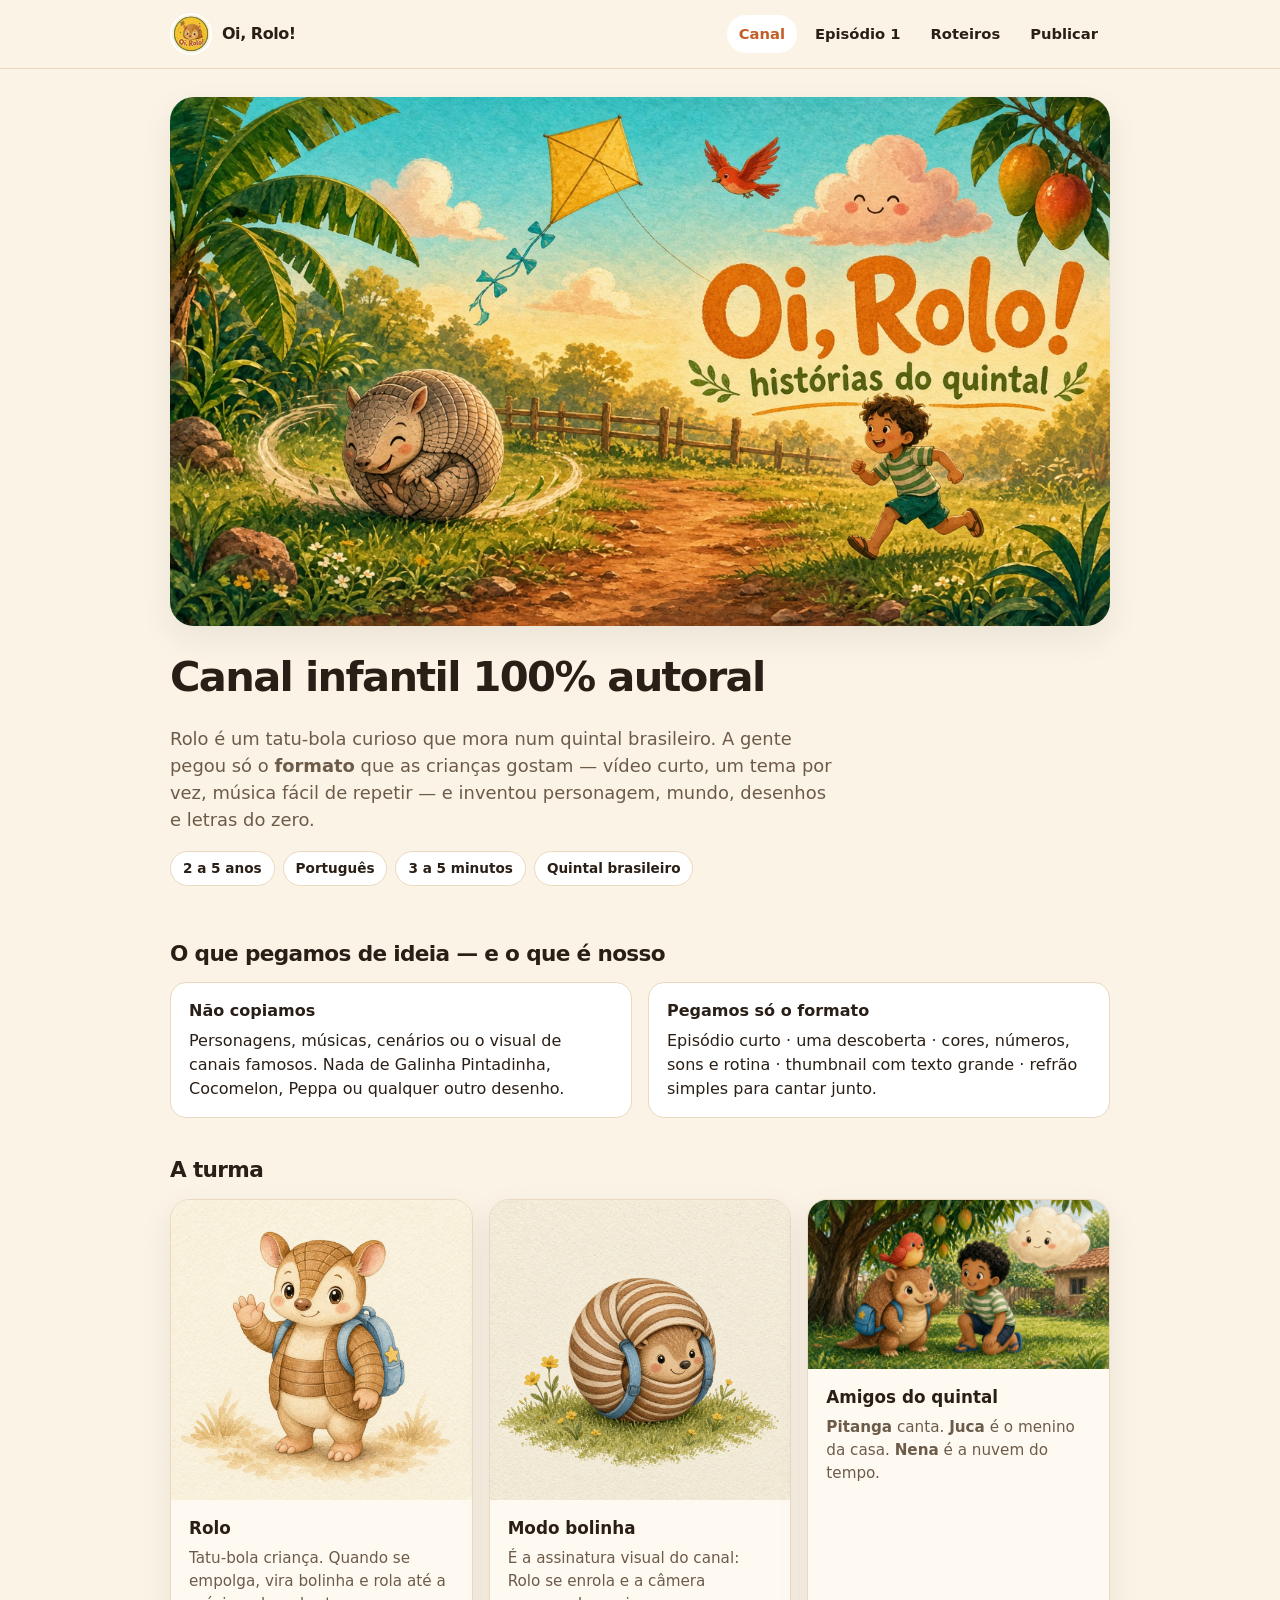
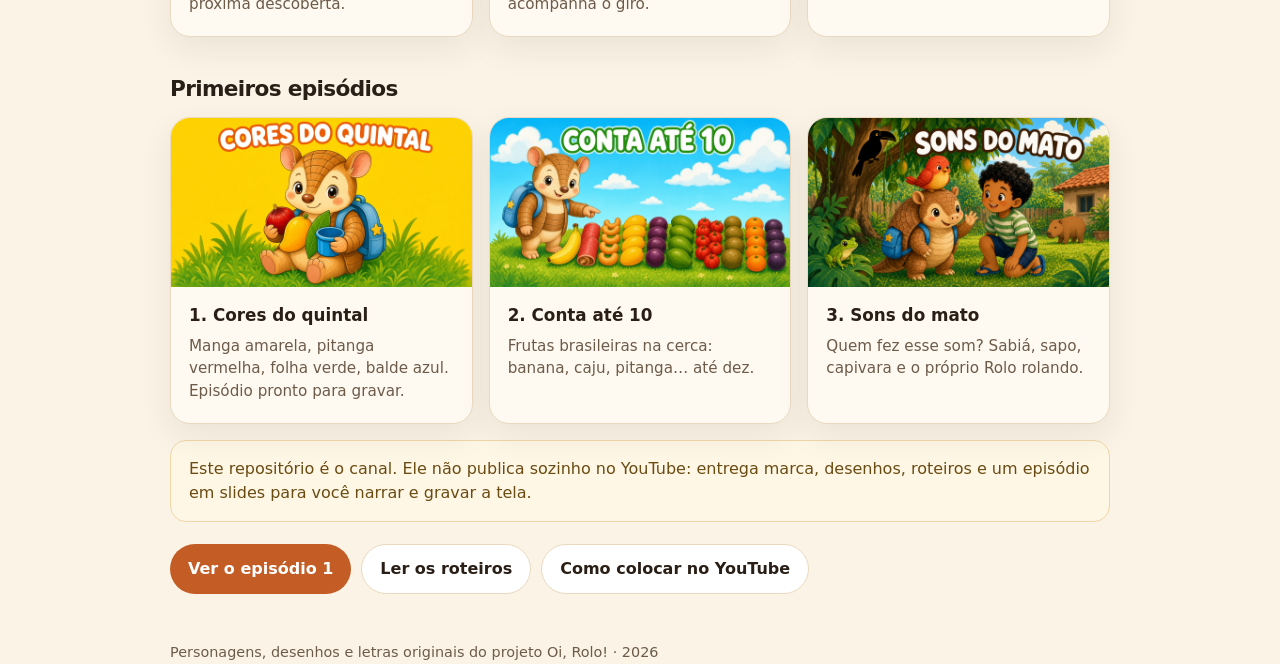
<file: index.html>
<!DOCTYPE html>
<html lang="pt-BR">
<head>
  <meta charset="utf-8" />
  <meta name="viewport" content="width=device-width, initial-scale=1" />
  <title>Oi, Rolo! — canal infantil autoral</title>
  <link rel="stylesheet" href="estilos.css" />
</head>
<body>
  <header class="top">
    <div class="top-inner">
      <a class="brand" href="index.html">
        <img src="imagens/logo-oi-rolo.png" alt="Logo Oi, Rolo!" />
        Oi, Rolo!
      </a>
      <nav>
        <a class="agora" href="index.html">Canal</a>
        <a href="episodio-1.html">Episódio 1</a>
        <a href="roteiros.html">Roteiros</a>
        <a href="publicar.html">Publicar</a>
      </nav>
    </div>
  </header>

  <main class="wrap">
    <section class="hero">
      <img class="banner" src="imagens/banner-canal.png" alt="Banner do canal Oi, Rolo! no quintal" />
      <h1>Canal infantil 100% autoral</h1>
      <p class="lead">
        Rolo é um tatu-bola curioso que mora num quintal brasileiro. A gente pegou só o
        <strong>formato</strong> que as crianças gostam — vídeo curto, um tema por vez,
        música fácil de repetir — e inventou personagem, mundo, desenhos e letras do zero.
      </p>
      <div class="pills">
        <span class="pill">2 a 5 anos</span>
        <span class="pill">Português</span>
        <span class="pill">3 a 5 minutos</span>
        <span class="pill">Quintal brasileiro</span>
      </div>
    </section>

    <section>
      <h2>O que pegamos de ideia — e o que é nosso</h2>
      <div class="idea">
        <div class="nao">
          <strong>Não copiamos</strong>
          Personagens, músicas, cenários ou o visual de canais famosos.
          Nada de Galinha Pintadinha, Cocomelon, Peppa ou qualquer outro desenho.
        </div>
        <div class="sim">
          <strong>Pegamos só o formato</strong>
          Episódio curto · uma descoberta · cores, números, sons e rotina ·
          thumbnail com texto grande · refrão simples para cantar junto.
        </div>
      </div>
    </section>

    <section>
      <h2>A turma</h2>
      <div class="grid">
        <article class="card">
          <img src="imagens/rolo-personagem.png" alt="Rolo, o tatu-bola" />
          <div class="pad">
            <h3>Rolo</h3>
            <p>Tatu-bola criança. Quando se empolga, vira bolinha e rola até a próxima descoberta.</p>
          </div>
        </article>
        <article class="card">
          <img src="imagens/rolo-bolinha.png" alt="Rolo virado em bolinha" />
          <div class="pad">
            <h3>Modo bolinha</h3>
            <p>É a assinatura visual do canal: Rolo se enrola e a câmera acompanha o giro.</p>
          </div>
        </article>
        <article class="card">
          <img class="wide" src="imagens/turma-completa.png" alt="Rolo, Pitanga, Juca e Nena" />
          <div class="pad">
            <h3>Amigos do quintal</h3>
            <p><strong>Pitanga</strong> canta. <strong>Juca</strong> é o menino da casa. <strong>Nena</strong> é a nuvem do tempo.</p>
          </div>
        </article>
      </div>
    </section>

    <section>
      <h2>Primeiros episódios</h2>
      <div class="grid">
        <article class="card">
          <img class="wide" src="imagens/thumb-cores.png" alt="Thumbnail Cores do quintal" />
          <div class="pad">
            <h3>1. Cores do quintal</h3>
            <p>Manga amarela, pitanga vermelha, folha verde, balde azul. Episódio pronto para gravar.</p>
          </div>
        </article>
        <article class="card">
          <img class="wide" src="imagens/thumb-numeros.png" alt="Thumbnail Conta até 10" />
          <div class="pad">
            <h3>2. Conta até 10</h3>
            <p>Frutas brasileiras na cerca: banana, caju, pitanga… até dez.</p>
          </div>
        </article>
        <article class="card">
          <img class="wide" src="imagens/thumb-animais.png" alt="Thumbnail Sons do mato" />
          <div class="pad">
            <h3>3. Sons do mato</h3>
            <p>Quem fez esse som? Sabiá, sapo, capivara e o próprio Rolo rolando.</p>
          </div>
        </article>
      </div>
    </section>

    <p class="note">
      Este repositório é o canal. Ele não publica sozinho no YouTube: entrega marca,
      desenhos, roteiros e um episódio em slides para você narrar e gravar a tela.
    </p>

    <div class="actions">
      <a class="btn" href="episodio-1.html">Ver o episódio 1</a>
      <a class="btn ghost" href="roteiros.html">Ler os roteiros</a>
      <a class="btn ghost" href="publicar.html">Como colocar no YouTube</a>
    </div>
  </main>

  <footer class="wrap">
    Personagens, desenhos e letras originais do projeto Oi, Rolo! · 2026
  </footer>
</body>
</html>
</file>
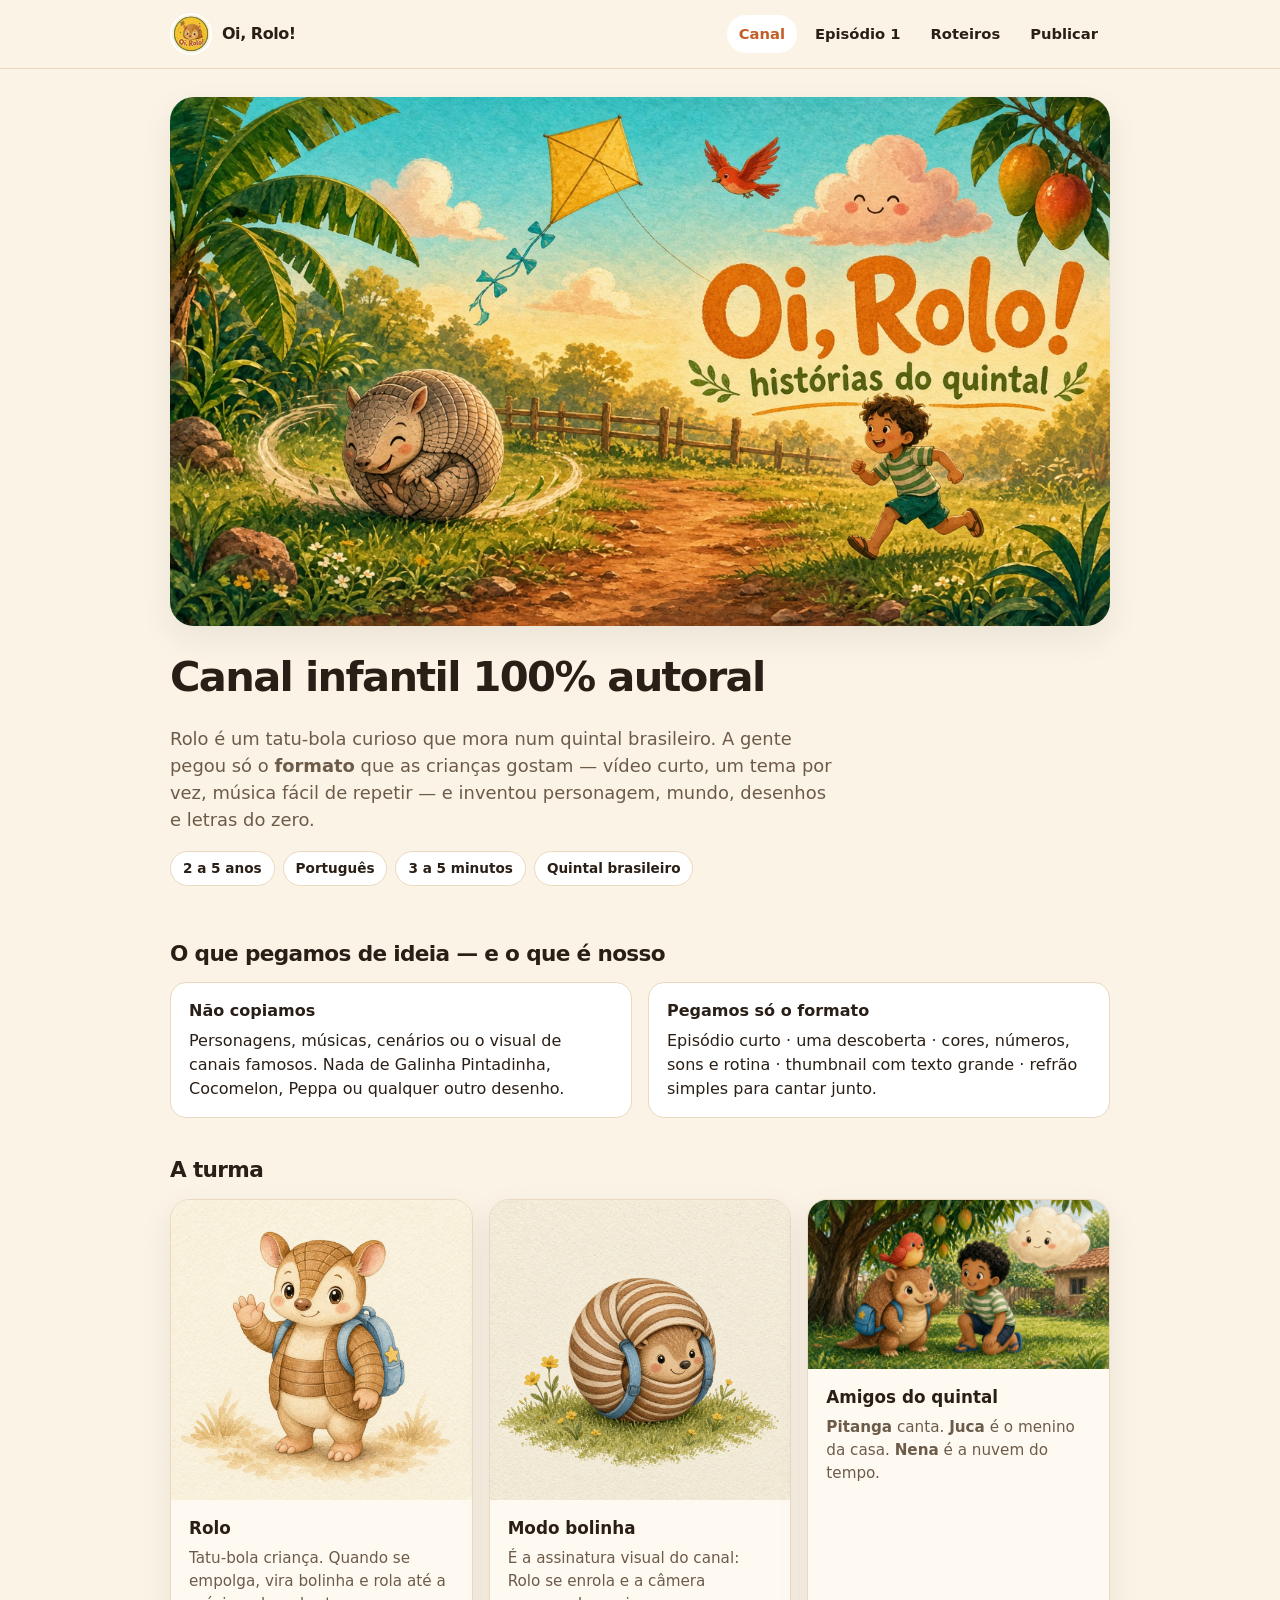
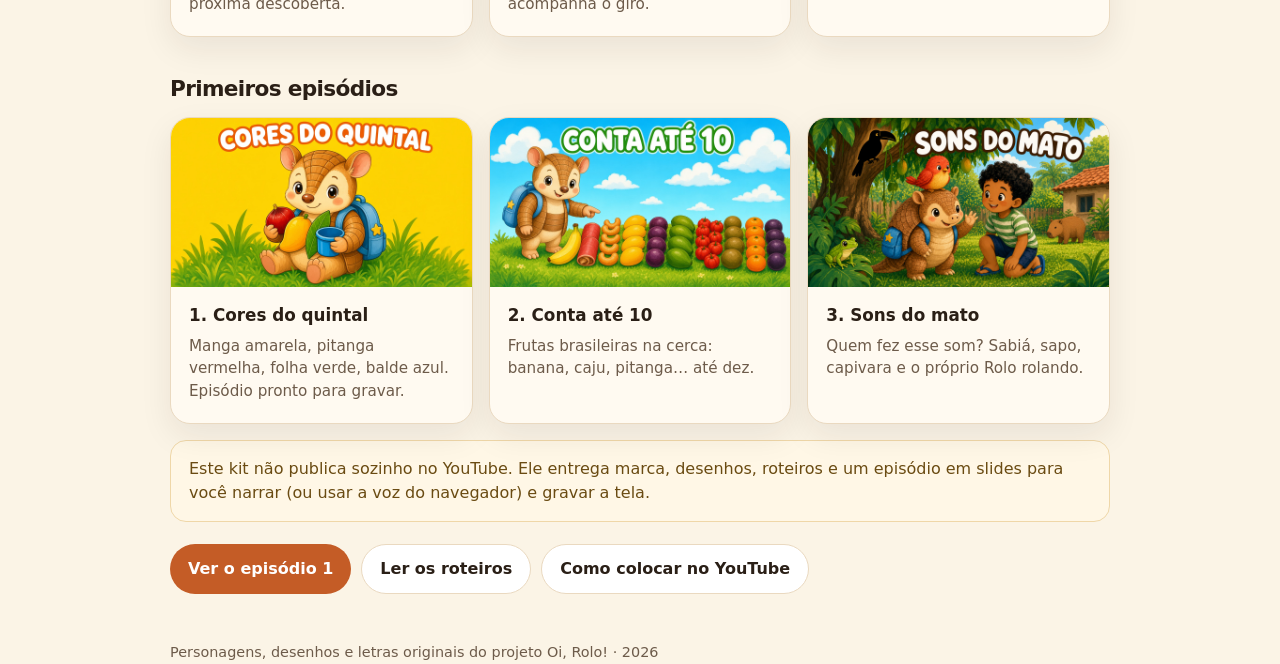
<file: canal-rolo/index.html>
<!DOCTYPE html>
<html lang="pt-BR">
<head>
  <meta charset="utf-8" />
  <meta name="viewport" content="width=device-width, initial-scale=1" />
  <title>Oi, Rolo! — canal infantil autoral</title>
  <link rel="stylesheet" href="estilos.css" />
</head>
<body>
  <header class="top">
    <div class="top-inner">
      <a class="brand" href="index.html">
        <img src="imagens/logo-oi-rolo.png" alt="Logo Oi, Rolo!" />
        Oi, Rolo!
      </a>
      <nav>
        <a class="agora" href="index.html">Canal</a>
        <a href="episodio-1.html">Episódio 1</a>
        <a href="roteiros.html">Roteiros</a>
        <a href="publicar.html">Publicar</a>
      </nav>
    </div>
  </header>

  <main class="wrap">
    <section class="hero">
      <img class="banner" src="imagens/banner-canal.png" alt="Banner do canal Oi, Rolo! no quintal" />
      <h1>Canal infantil 100% autoral</h1>
      <p class="lead">
        Rolo é um tatu-bola curioso que mora num quintal brasileiro. A gente pegou só o
        <strong>formato</strong> que as crianças gostam — vídeo curto, um tema por vez,
        música fácil de repetir — e inventou personagem, mundo, desenhos e letras do zero.
      </p>
      <div class="pills">
        <span class="pill">2 a 5 anos</span>
        <span class="pill">Português</span>
        <span class="pill">3 a 5 minutos</span>
        <span class="pill">Quintal brasileiro</span>
      </div>
    </section>

    <section>
      <h2>O que pegamos de ideia — e o que é nosso</h2>
      <div class="idea">
        <div class="nao">
          <strong>Não copiamos</strong>
          Personagens, músicas, cenários ou o visual de canais famosos.
          Nada de Galinha Pintadinha, Cocomelon, Peppa ou qualquer outro desenho.
        </div>
        <div class="sim">
          <strong>Pegamos só o formato</strong>
          Episódio curto · uma descoberta · cores, números, sons e rotina ·
          thumbnail com texto grande · refrão simples para cantar junto.
        </div>
      </div>
    </section>

    <section>
      <h2>A turma</h2>
      <div class="grid">
        <article class="card">
          <img src="imagens/rolo-personagem.png" alt="Rolo, o tatu-bola" />
          <div class="pad">
            <h3>Rolo</h3>
            <p>Tatu-bola criança. Quando se empolga, vira bolinha e rola até a próxima descoberta.</p>
          </div>
        </article>
        <article class="card">
          <img src="imagens/rolo-bolinha.png" alt="Rolo virado em bolinha" />
          <div class="pad">
            <h3>Modo bolinha</h3>
            <p>É a assinatura visual do canal: Rolo se enrola e a câmera acompanha o giro.</p>
          </div>
        </article>
        <article class="card">
          <img class="wide" src="imagens/turma-completa.png" alt="Rolo, Pitanga, Juca e Nena" />
          <div class="pad">
            <h3>Amigos do quintal</h3>
            <p><strong>Pitanga</strong> canta. <strong>Juca</strong> é o menino da casa. <strong>Nena</strong> é a nuvem do tempo.</p>
          </div>
        </article>
      </div>
    </section>

    <section>
      <h2>Primeiros episódios</h2>
      <div class="grid">
        <article class="card">
          <img class="wide" src="imagens/thumb-cores.png" alt="Thumbnail Cores do quintal" />
          <div class="pad">
            <h3>1. Cores do quintal</h3>
            <p>Manga amarela, pitanga vermelha, folha verde, balde azul. Episódio pronto para gravar.</p>
          </div>
        </article>
        <article class="card">
          <img class="wide" src="imagens/thumb-numeros.png" alt="Thumbnail Conta até 10" />
          <div class="pad">
            <h3>2. Conta até 10</h3>
            <p>Frutas brasileiras na cerca: banana, caju, pitanga… até dez.</p>
          </div>
        </article>
        <article class="card">
          <img class="wide" src="imagens/thumb-animais.png" alt="Thumbnail Sons do mato" />
          <div class="pad">
            <h3>3. Sons do mato</h3>
            <p>Quem fez esse som? Sabiá, sapo, capivara e o próprio Rolo rolando.</p>
          </div>
        </article>
      </div>
    </section>

    <p class="note">
      Este kit não publica sozinho no YouTube. Ele entrega marca, desenhos, roteiros e
      um episódio em slides para você narrar (ou usar a voz do navegador) e gravar a tela.
    </p>

    <div class="actions">
      <a class="btn" href="episodio-1.html">Ver o episódio 1</a>
      <a class="btn ghost" href="roteiros.html">Ler os roteiros</a>
      <a class="btn ghost" href="publicar.html">Como colocar no YouTube</a>
    </div>
  </main>

  <footer class="wrap">
    Personagens, desenhos e letras originais do projeto Oi, Rolo! · 2026
  </footer>
</body>
</html>
</file>
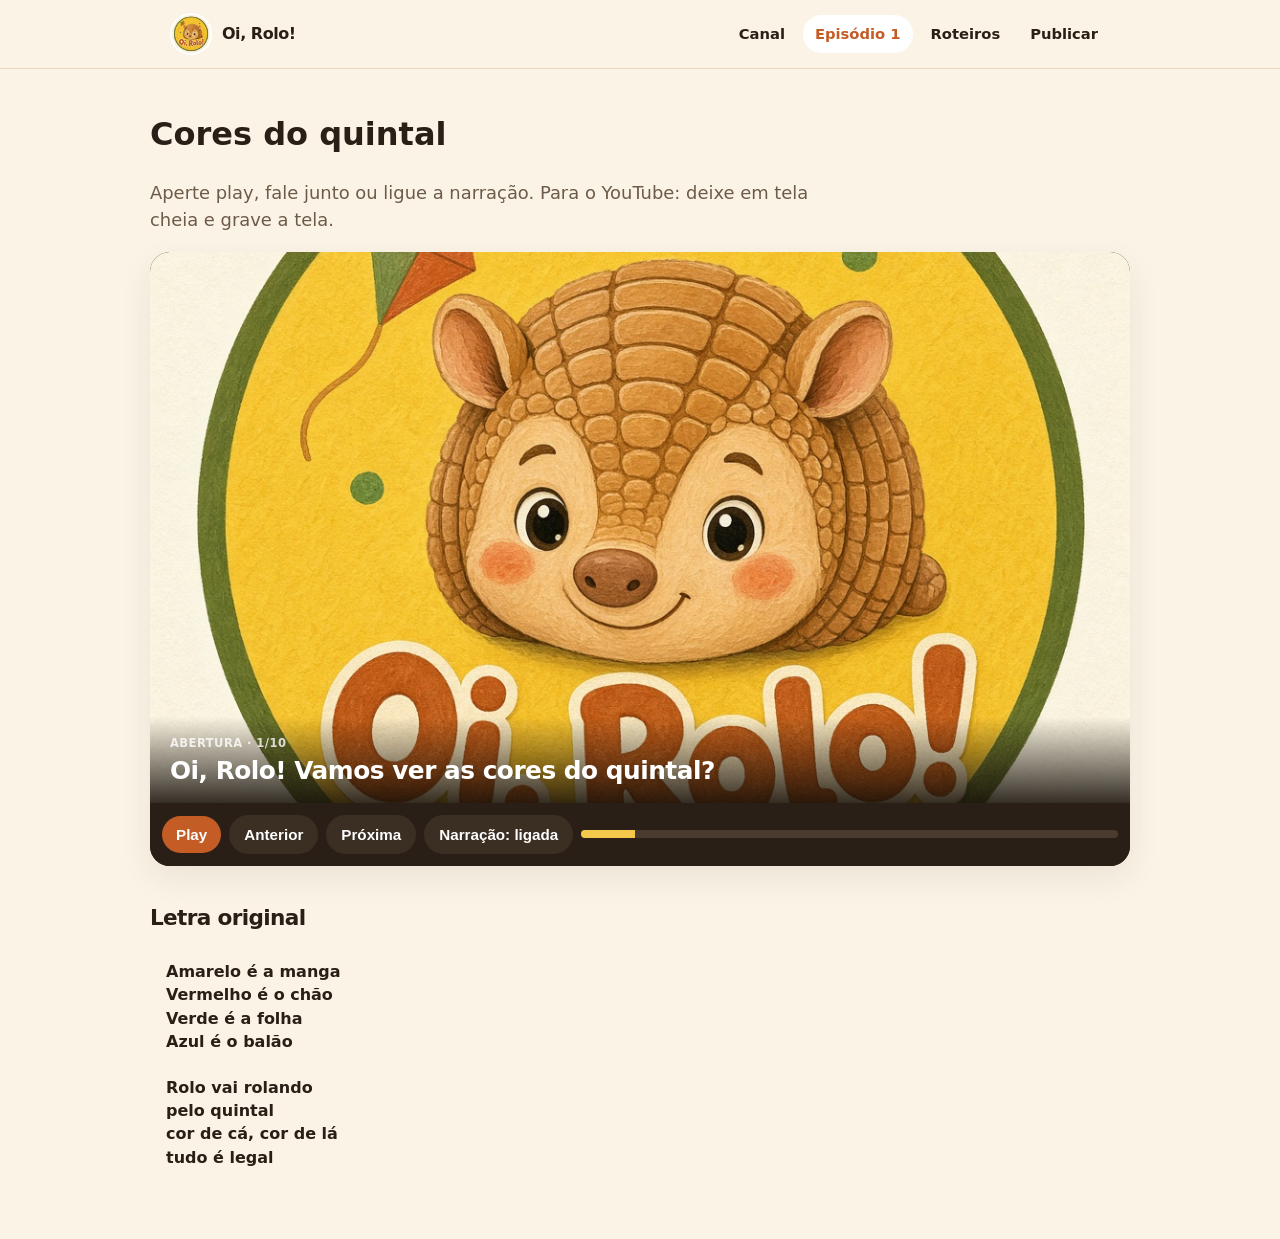
<file: episodio-1.html>
<!DOCTYPE html>
<html lang="pt-BR">
<head>
  <meta charset="utf-8" />
  <meta name="viewport" content="width=device-width, initial-scale=1" />
  <title>Episódio 1 · Cores do quintal — Oi, Rolo!</title>
  <link rel="stylesheet" href="estilos.css" />
</head>
<body>
  <header class="top">
    <div class="top-inner">
      <a class="brand" href="index.html">
        <img src="imagens/logo-oi-rolo.png" alt="Logo Oi, Rolo!" />
        Oi, Rolo!
      </a>
      <nav>
        <a href="index.html">Canal</a>
        <a class="agora" href="episodio-1.html">Episódio 1</a>
        <a href="roteiros.html">Roteiros</a>
        <a href="publicar.html">Publicar</a>
      </nav>
    </div>
  </header>

  <main class="wrap ep">
    <h1>Cores do quintal</h1>
    <p class="lead">
      Aperte play, fale junto ou ligue a narração. Para o YouTube: deixe em tela cheia e grave a tela.
    </p>

    <div class="stage-wrap">
      <div class="stage" id="palco">
        <img id="cena" src="imagens/logo-oi-rolo.png" alt="Cena atual do episódio" />
        <div class="caption">
          <small id="rotulo">Abertura</small>
          <p id="fala">Oi, Rolo! Vamos ver as cores do quintal?</p>
        </div>
      </div>
      <div class="controls">
        <button class="btn" id="play" type="button">Play</button>
        <button class="btn ghost" id="voltar" type="button">Anterior</button>
        <button class="btn ghost" id="avancar" type="button">Próxima</button>
        <button class="btn ghost" id="voz" type="button">Narração: ligada</button>
        <div class="progress" aria-hidden="true"><span id="barra"></span></div>
      </div>
    </div>

    <h2>Letra original</h2>
    <div class="letra">Amarelo é a manga
Vermelho é o chão
Verde é a folha
Azul é o balão

Rolo vai rolando
pelo quintal
cor de cá, cor de lá
tudo é legal</div>
  </main>

  <script>
    const cenas = [
      { img: "imagens/logo-oi-rolo.png", rotulo: "Abertura", fala: "Oi, Rolo! Vamos ver as cores do quintal?", ms: 4000 },
      { img: "imagens/cena-bom-dia.png", rotulo: "Bom dia", fala: "Bom dia, Rolo! O sol acordou no quintal.", ms: 4500 },
      { img: "imagens/cenario-quintal.png", rotulo: "O quintal", fala: "Hoje a gente procura cores. Olha só o quintal!", ms: 4000 },
      { img: "imagens/cena-amarelo.png", rotulo: "Amarelo", fala: "Amarelo é a manga! Pitanga achou no pé.", ms: 5000 },
      { img: "imagens/cena-vermelho.png", rotulo: "Vermelho", fala: "Vermelho é a pitanga. Que frutinha brilhante!", ms: 5000 },
      { img: "imagens/cena-verde.png", rotulo: "Verde", fala: "Verde é a folha da couve no canteiro.", ms: 5000 },
      { img: "imagens/cena-azul.png", rotulo: "Azul", fala: "Azul é o balde. Azul também é o céu da Nena.", ms: 5000 },
      { img: "imagens/cena-final-cores.png", rotulo: "Música", fala: "Amarelo é a manga, vermelho é o chão, verde é a folha, azul é o balão.", ms: 7000 },
      { img: "imagens/rolo-bolinha.png", rotulo: "Giro", fala: "Rolo vai rolando pelo quintal. Cor de cá, cor de lá, tudo é legal!", ms: 6000 },
      { img: "imagens/turma-completa.png", rotulo: "Tchau", fala: "Tchau, tchau! Até o próximo quintal.", ms: 5000 }
    ];

    const img = document.getElementById("cena");
    const falaEl = document.getElementById("fala");
    const rotuloEl = document.getElementById("rotulo");
    const playBtn = document.getElementById("play");
    const vozBtn = document.getElementById("voz");
    const barra = document.getElementById("barra");
    let i = 0;
    let timer = null;
    let tocando = false;
    let narrar = true;

    function pararFala() {
      if (window.speechSynthesis) speechSynthesis.cancel();
    }

    function falar(texto) {
      pararFala();
      if (!narrar || !window.speechSynthesis) return;
      const u = new SpeechSynthesisUtterance(texto);
      u.lang = "pt-BR";
      u.rate = 0.92;
      u.pitch = 1.05;
      const vozes = speechSynthesis.getVoices();
      const br = vozes.find((v) => v.lang === "pt-BR") || vozes.find((v) => v.lang && v.lang.startsWith("pt"));
      if (br) u.voice = br;
      speechSynthesis.speak(u);
    }

    function mostrar(n) {
      i = (n + cenas.length) % cenas.length;
      const c = cenas[i];
      img.src = c.img;
      img.alt = c.fala;
      falaEl.textContent = c.fala;
      rotuloEl.textContent = c.rotulo + " · " + (i + 1) + "/" + cenas.length;
      barra.style.width = ((i + 1) / cenas.length) * 100 + "%";
      if (tocando) falar(c.fala);
    }

    function proxima() {
      if (i >= cenas.length - 1) {
        parar();
        return;
      }
      mostrar(i + 1);
      if (tocando) agendar();
    }

    function agendar() {
      clearTimeout(timer);
      timer = setTimeout(proxima, cenas[i].ms);
    }

    function play() {
      tocando = true;
      playBtn.textContent = "Pausar";
      falar(cenas[i].fala);
      agendar();
    }

    function parar() {
      tocando = false;
      playBtn.textContent = "Play";
      clearTimeout(timer);
      pararFala();
    }

    playBtn.addEventListener("click", () => (tocando ? parar() : play()));
    document.getElementById("avancar").addEventListener("click", () => {
      clearTimeout(timer);
      mostrar(i + 1);
      if (tocando) agendar();
    });
    document.getElementById("voltar").addEventListener("click", () => {
      clearTimeout(timer);
      mostrar(i - 1);
      if (tocando) agendar();
    });
    vozBtn.addEventListener("click", () => {
      narrar = !narrar;
      vozBtn.textContent = narrar ? "Narração: ligada" : "Narração: desligada";
      if (!narrar) pararFala();
    });

    if (window.speechSynthesis) {
      speechSynthesis.getVoices();
      speechSynthesis.addEventListener("voiceschanged", () => speechSynthesis.getVoices());
    }
    mostrar(0);
  </script>
</body>
</html>
</file>
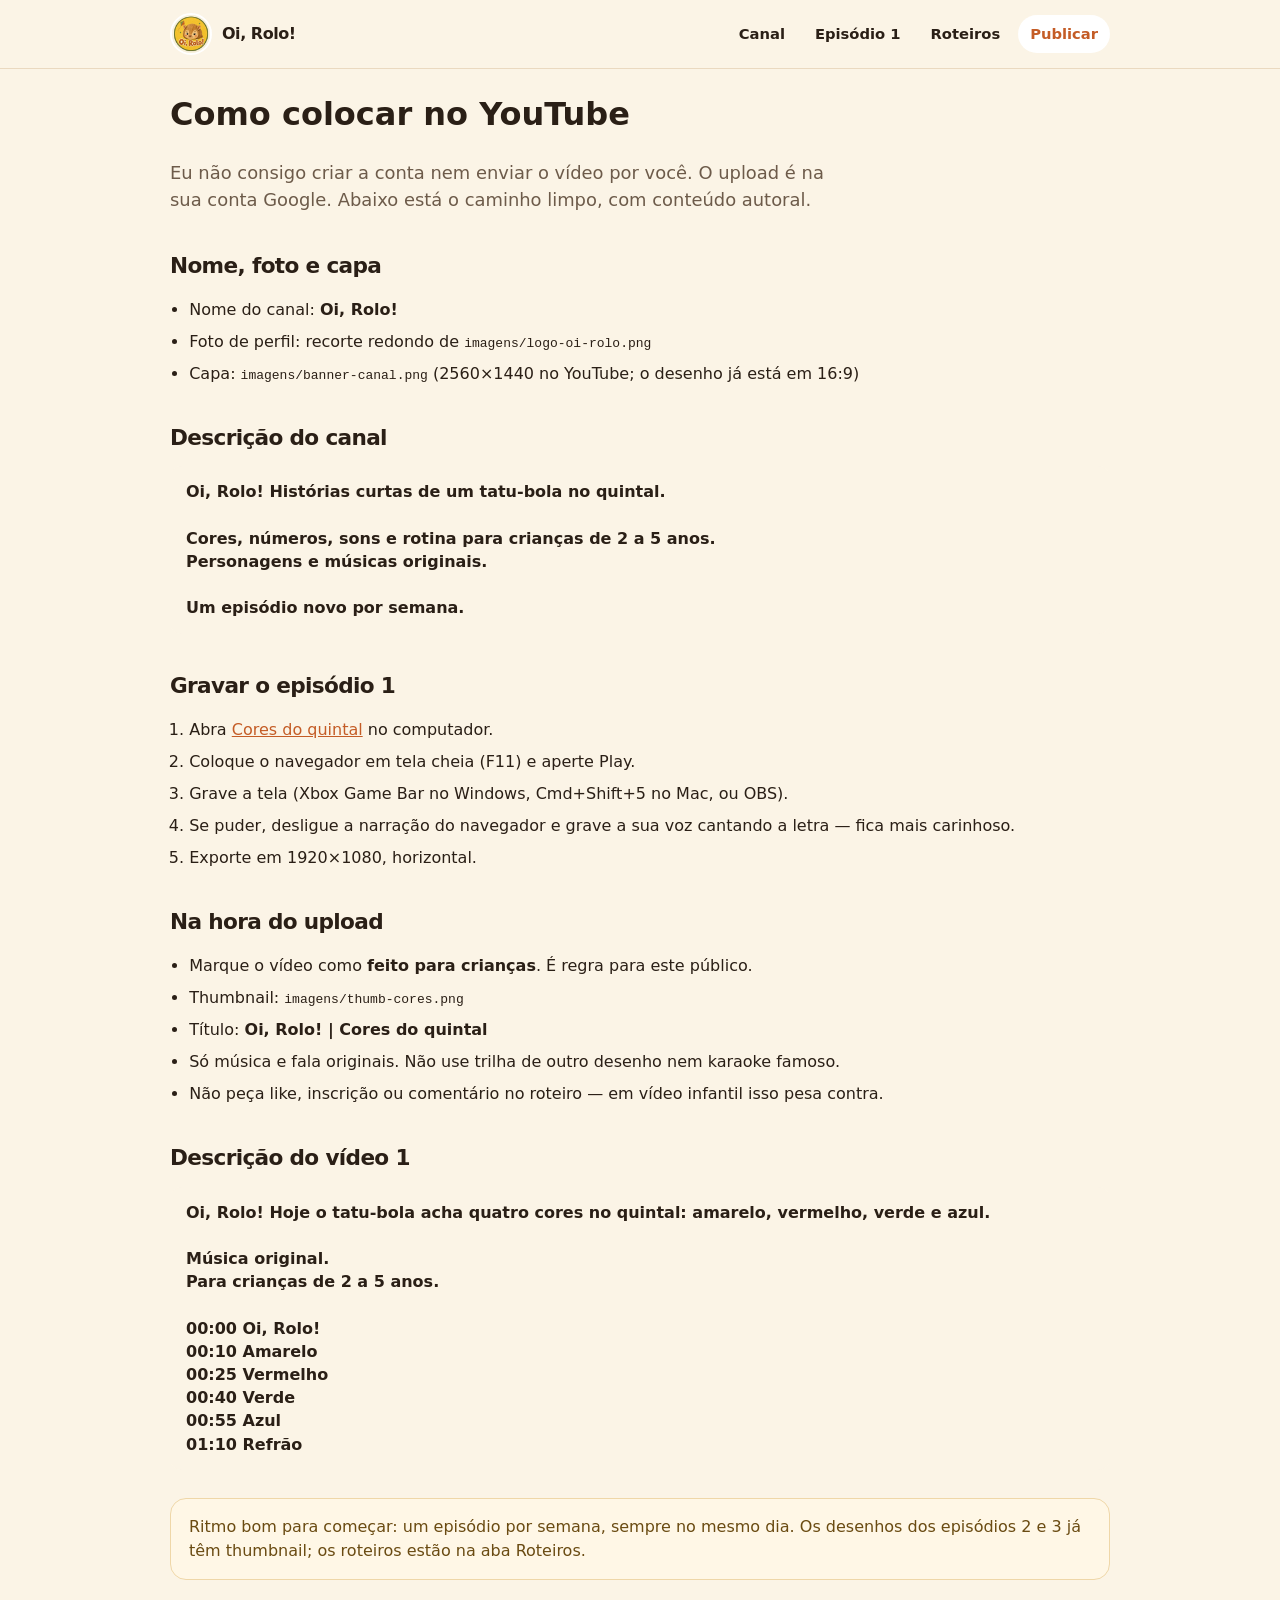
<file: publicar.html>
<!DOCTYPE html>
<html lang="pt-BR">
<head>
  <meta charset="utf-8" />
  <meta name="viewport" content="width=device-width, initial-scale=1" />
  <title>Publicar no YouTube — Oi, Rolo!</title>
  <link rel="stylesheet" href="estilos.css" />
</head>
<body>
  <header class="top">
    <div class="top-inner">
      <a class="brand" href="index.html">
        <img src="imagens/logo-oi-rolo.png" alt="Logo Oi, Rolo!" />
        Oi, Rolo!
      </a>
      <nav>
        <a href="index.html">Canal</a>
        <a href="episodio-1.html">Episódio 1</a>
        <a href="roteiros.html">Roteiros</a>
        <a class="agora" href="publicar.html">Publicar</a>
      </nav>
    </div>
  </header>

  <main class="wrap">
    <h1>Como colocar no YouTube</h1>
    <p class="lead">
      Eu não consigo criar a conta nem enviar o vídeo por você. O upload é na sua conta Google.
      Abaixo está o caminho limpo, com conteúdo autoral.
    </p>

    <h2>Nome, foto e capa</h2>
    <ul class="lista">
      <li>Nome do canal: <strong>Oi, Rolo!</strong></li>
      <li>Foto de perfil: recorte redondo de <code>imagens/logo-oi-rolo.png</code></li>
      <li>Capa: <code>imagens/banner-canal.png</code> (2560×1440 no YouTube; o desenho já está em 16:9)</li>
    </ul>

    <h2>Descrição do canal</h2>
    <div class="letra">Oi, Rolo! Histórias curtas de um tatu-bola no quintal.

Cores, números, sons e rotina para crianças de 2 a 5 anos.
Personagens e músicas originais.

Um episódio novo por semana.</div>

    <h2>Gravar o episódio 1</h2>
    <ol class="passos">
      <li>Abra <a href="episodio-1.html">Cores do quintal</a> no computador.</li>
      <li>Coloque o navegador em tela cheia (F11) e aperte Play.</li>
      <li>Grave a tela (Xbox Game Bar no Windows, Cmd+Shift+5 no Mac, ou OBS).</li>
      <li>Se puder, desligue a narração do navegador e grave a sua voz cantando a letra — fica mais carinhoso.</li>
      <li>Exporte em 1920×1080, horizontal.</li>
    </ol>

    <h2>Na hora do upload</h2>
    <ul class="lista">
      <li>Marque o vídeo como <strong>feito para crianças</strong>. É regra para este público.</li>
      <li>Thumbnail: <code>imagens/thumb-cores.png</code></li>
      <li>Título: <strong>Oi, Rolo! | Cores do quintal</strong></li>
      <li>Só música e fala originais. Não use trilha de outro desenho nem karaoke famoso.</li>
      <li>Não peça like, inscrição ou comentário no roteiro — em vídeo infantil isso pesa contra.</li>
    </ul>

    <h2>Descrição do vídeo 1</h2>
    <div class="letra">Oi, Rolo! Hoje o tatu-bola acha quatro cores no quintal: amarelo, vermelho, verde e azul.

Música original.
Para crianças de 2 a 5 anos.

00:00 Oi, Rolo!
00:10 Amarelo
00:25 Vermelho
00:40 Verde
00:55 Azul
01:10 Refrão</div>

    <p class="note" style="margin: 28px 0 48px;">
      Ritmo bom para começar: um episódio por semana, sempre no mesmo dia.
      Os desenhos dos episódios 2 e 3 já têm thumbnail; os roteiros estão na aba Roteiros.
    </p>
  </main>
</body>
</html>
</file>
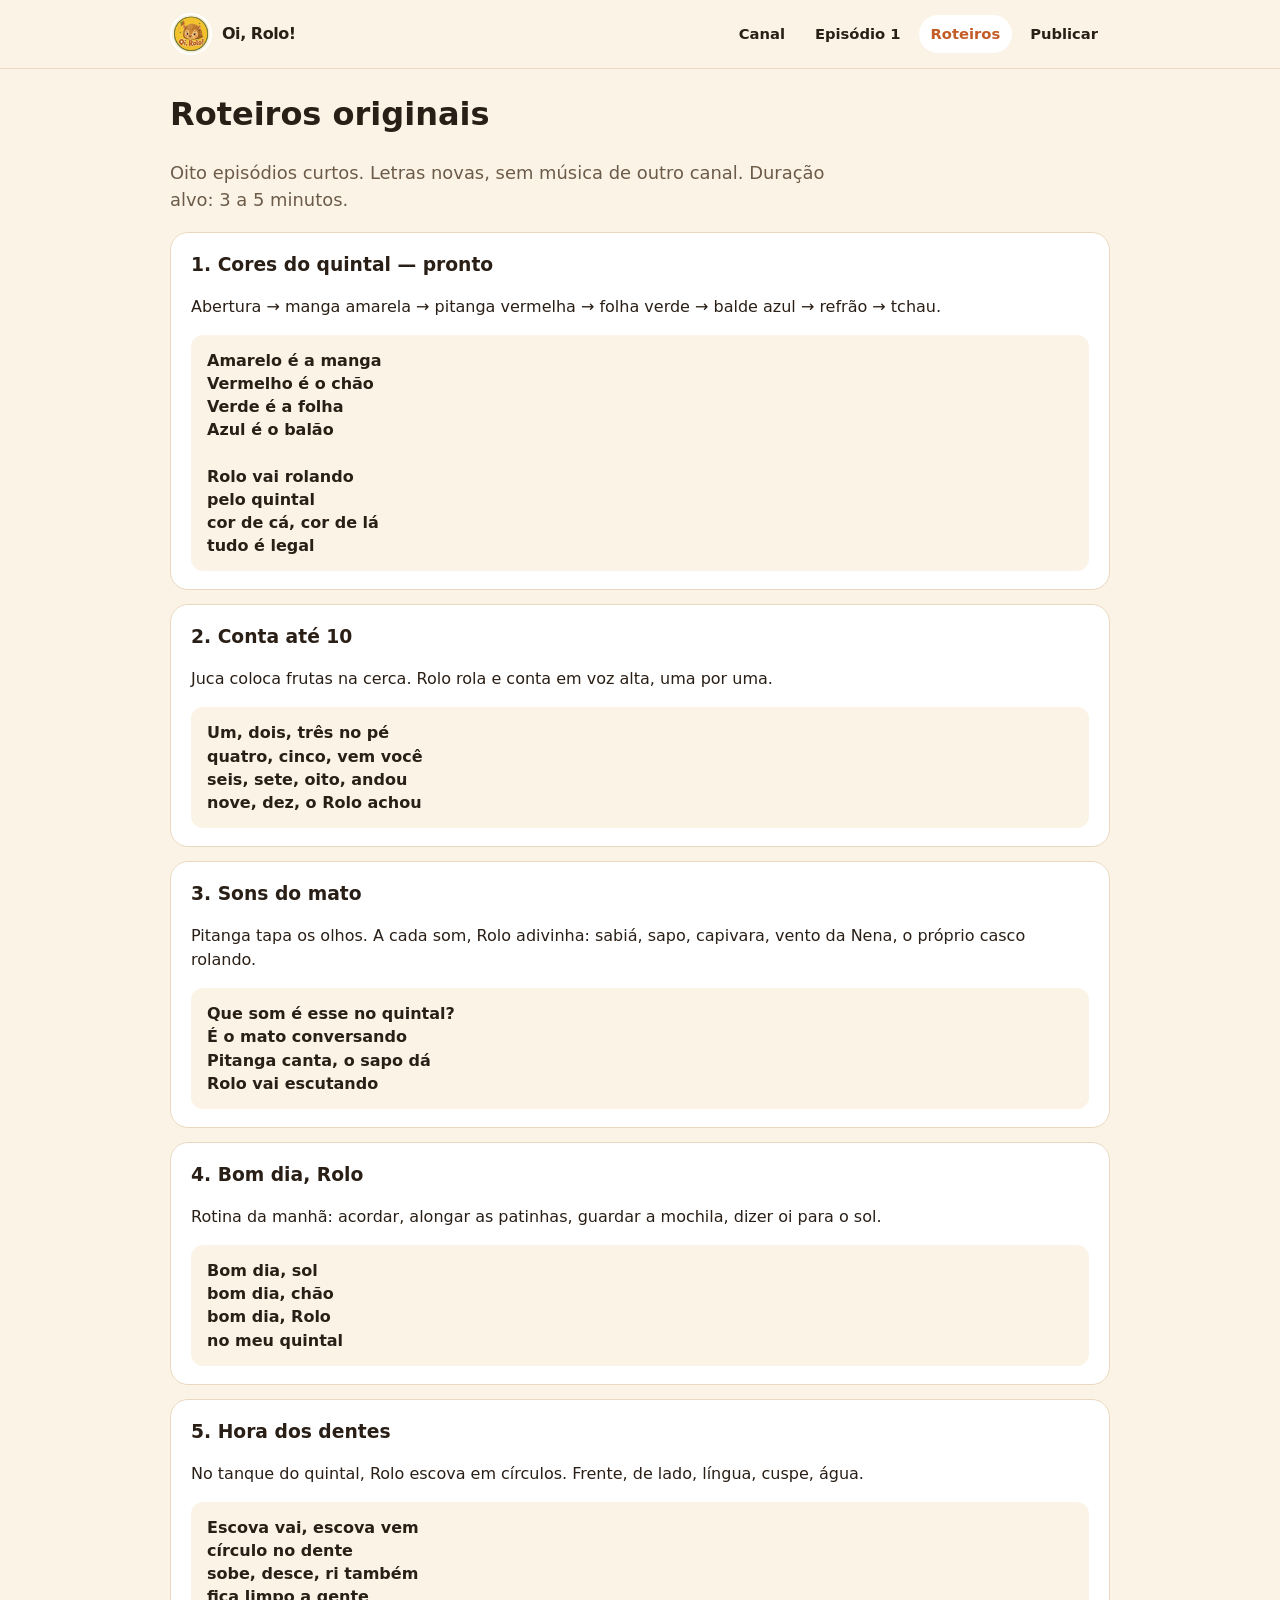
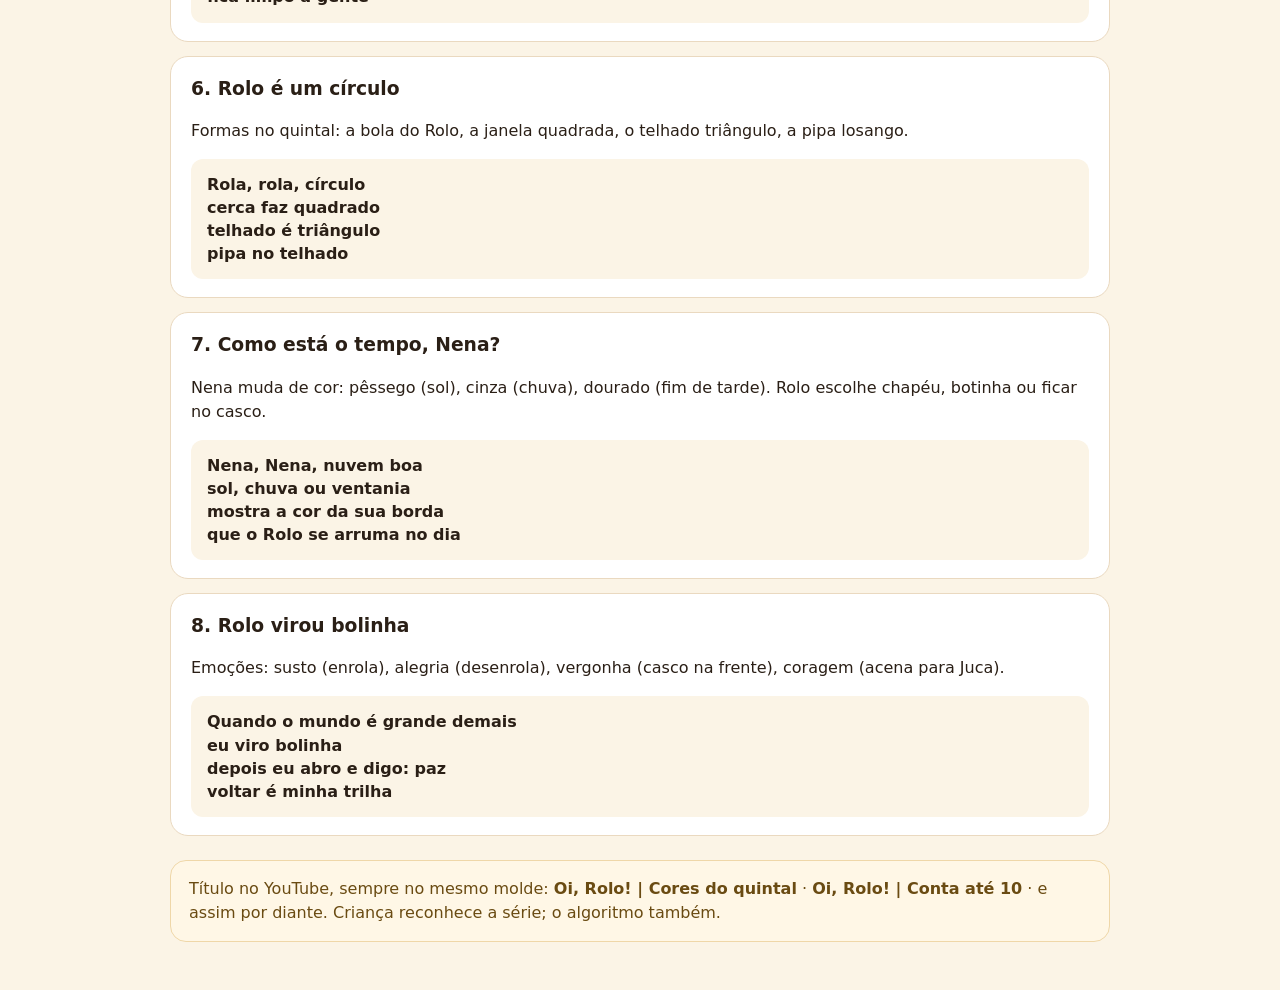
<file: roteiros.html>
<!DOCTYPE html>
<html lang="pt-BR">
<head>
  <meta charset="utf-8" />
  <meta name="viewport" content="width=device-width, initial-scale=1" />
  <title>Roteiros — Oi, Rolo!</title>
  <link rel="stylesheet" href="estilos.css" />
</head>
<body>
  <header class="top">
    <div class="top-inner">
      <a class="brand" href="index.html">
        <img src="imagens/logo-oi-rolo.png" alt="Logo Oi, Rolo!" />
        Oi, Rolo!
      </a>
      <nav>
        <a href="index.html">Canal</a>
        <a href="episodio-1.html">Episódio 1</a>
        <a class="agora" href="roteiros.html">Roteiros</a>
        <a href="publicar.html">Publicar</a>
      </nav>
    </div>
  </header>

  <main class="wrap">
    <h1>Roteiros originais</h1>
    <p class="lead">Oito episódios curtos. Letras novas, sem música de outro canal. Duração alvo: 3 a 5 minutos.</p>

    <article class="roteiro">
      <h3>1. Cores do quintal — pronto</h3>
      <p>Abertura → manga amarela → pitanga vermelha → folha verde → balde azul → refrão → tchau.</p>
      <div class="letra">Amarelo é a manga
Vermelho é o chão
Verde é a folha
Azul é o balão

Rolo vai rolando
pelo quintal
cor de cá, cor de lá
tudo é legal</div>
    </article>

    <article class="roteiro">
      <h3>2. Conta até 10</h3>
      <p>Juca coloca frutas na cerca. Rolo rola e conta em voz alta, uma por uma.</p>
      <div class="letra">Um, dois, três no pé
quatro, cinco, vem você
seis, sete, oito, andou
nove, dez, o Rolo achou</div>
    </article>

    <article class="roteiro">
      <h3>3. Sons do mato</h3>
      <p>Pitanga tapa os olhos. A cada som, Rolo adivinha: sabiá, sapo, capivara, vento da Nena, o próprio casco rolando.</p>
      <div class="letra">Que som é esse no quintal?
É o mato conversando
Pitanga canta, o sapo dá
Rolo vai escutando</div>
    </article>

    <article class="roteiro">
      <h3>4. Bom dia, Rolo</h3>
      <p>Rotina da manhã: acordar, alongar as patinhas, guardar a mochila, dizer oi para o sol.</p>
      <div class="letra">Bom dia, sol
bom dia, chão
bom dia, Rolo
no meu quintal</div>
    </article>

    <article class="roteiro">
      <h3>5. Hora dos dentes</h3>
      <p>No tanque do quintal, Rolo escova em círculos. Frente, de lado, língua, cuspe, água.</p>
      <div class="letra">Escova vai, escova vem
círculo no dente
sobe, desce, ri também
fica limpo a gente</div>
    </article>

    <article class="roteiro">
      <h3>6. Rolo é um círculo</h3>
      <p>Formas no quintal: a bola do Rolo, a janela quadrada, o telhado triângulo, a pipa losango.</p>
      <div class="letra">Rola, rola, círculo
cerca faz quadrado
telhado é triângulo
pipa no telhado</div>
    </article>

    <article class="roteiro">
      <h3>7. Como está o tempo, Nena?</h3>
      <p>Nena muda de cor: pêssego (sol), cinza (chuva), dourado (fim de tarde). Rolo escolhe chapéu, botinha ou ficar no casco.</p>
      <div class="letra">Nena, Nena, nuvem boa
sol, chuva ou ventania
mostra a cor da sua borda
que o Rolo se arruma no dia</div>
    </article>

    <article class="roteiro">
      <h3>8. Rolo virou bolinha</h3>
      <p>Emoções: susto (enrola), alegria (desenrola), vergonha (casco na frente), coragem (acena para Juca).</p>
      <div class="letra">Quando o mundo é grande demais
eu viro bolinha
depois eu abro e digo: paz
voltar é minha trilha</div>
    </article>

    <p class="note" style="margin: 24px 0 48px;">
      Título no YouTube, sempre no mesmo molde: <strong>Oi, Rolo! | Cores do quintal</strong> ·
      <strong>Oi, Rolo! | Conta até 10</strong> · e assim por diante. Criança reconhece a série; o algoritmo também.
    </p>
  </main>
</body>
</html>
</file>
<file: estilos.css>
:root {
  --cream: #fbf4e6;
  --paper: #fffaf1;
  --ink: #2a1f16;
  --muted: #6d5b4a;
  --line: #ead9c0;
  --mango: #f4c84a;
  --terra: #c45c26;
  --leaf: #2f7a4a;
  --sky: #4aa3b8;
  --shadow: 0 12px 32px rgba(42, 31, 22, 0.08);
}

* { box-sizing: border-box; }

html, body {
  margin: 0;
  padding: 0;
  background: var(--cream);
  color: var(--ink);
  font-family: "Trebuchet MS", "Segoe UI", system-ui, sans-serif;
  line-height: 1.5;
}

img { max-width: 100%; height: auto; display: block; }

a { color: var(--terra); }
a:hover { color: var(--leaf); }

.top {
  position: sticky;
  top: 0;
  z-index: 5;
  background: rgba(251, 244, 230, 0.94);
  backdrop-filter: blur(8px);
  border-bottom: 1px solid var(--line);
}

.top-inner,
.wrap {
  max-width: 980px;
  margin: 0 auto;
  padding: 0 20px;
}

.top-inner {
  display: flex;
  align-items: center;
  justify-content: space-between;
  gap: 16px;
  min-height: 68px;
}

.brand {
  display: flex;
  align-items: center;
  gap: 10px;
  text-decoration: none;
  color: inherit;
  font-weight: 800;
  letter-spacing: -0.03em;
}

.brand img {
  width: 42px;
  height: 42px;
  border-radius: 50%;
  object-fit: cover;
  border: 2px solid #fff;
}

nav {
  display: flex;
  gap: 6px;
  flex-wrap: wrap;
}

nav a {
  text-decoration: none;
  color: var(--ink);
  font-size: 0.92rem;
  font-weight: 700;
  padding: 8px 12px;
  border-radius: 999px;
}

nav a:hover,
nav a.agora {
  background: #fff;
  color: var(--terra);
}

.hero {
  padding: 28px 0 8px;
}

.hero img.banner {
  width: 100%;
  border-radius: 24px;
  box-shadow: var(--shadow);
}

.hero h1 {
  font-size: clamp(1.8rem, 4vw, 2.6rem);
  letter-spacing: -0.04em;
  margin: 20px 0 8px;
}

.lead {
  font-size: 1.12rem;
  color: var(--muted);
  max-width: 42rem;
}

.pills {
  display: flex;
  flex-wrap: wrap;
  gap: 8px;
  margin: 16px 0 8px;
}

.pill {
  background: #fff;
  border: 1px solid var(--line);
  border-radius: 999px;
  padding: 6px 12px;
  font-size: 0.85rem;
  font-weight: 700;
}

h2 {
  font-size: 1.35rem;
  letter-spacing: -0.03em;
  margin: 36px 0 12px;
}

.grid {
  display: grid;
  grid-template-columns: repeat(auto-fit, minmax(220px, 1fr));
  gap: 16px;
}

.card {
  background: var(--paper);
  border: 1px solid var(--line);
  border-radius: 20px;
  overflow: hidden;
  box-shadow: var(--shadow);
}

.card .pad { padding: 16px 18px 20px; }
.card h3 { margin: 0 0 6px; font-size: 1.05rem; }
.card p { margin: 0; color: var(--muted); font-size: 0.95rem; }
.card img { width: 100%; aspect-ratio: 1; object-fit: cover; }
.card img.wide { aspect-ratio: 16 / 9; }

.note {
  background: #fff7e6;
  border: 1px solid #efd7a8;
  border-radius: 16px;
  padding: 16px 18px;
  color: #6a4b12;
}

.idea {
  display: grid;
  grid-template-columns: 1fr 1fr;
  gap: 16px;
}

.idea div {
  background: #fff;
  border-radius: 16px;
  padding: 16px 18px;
  border: 1px solid var(--line);
}

.idea strong { display: block; margin-bottom: 6px; }
.nao { border-color: #e8c4b6; background: #fff6f2; }
.sim { border-color: #cfe3d4; background: #f3faf5; }

.actions {
  display: flex;
  flex-wrap: wrap;
  gap: 10px;
  margin: 22px 0 48px;
}

.btn {
  display: inline-flex;
  align-items: center;
  justify-content: center;
  text-decoration: none;
  background: var(--terra);
  color: #fff;
  font-weight: 800;
  padding: 12px 18px;
  border-radius: 999px;
  border: 0;
  cursor: pointer;
  font-size: 1rem;
}

.btn:hover { filter: brightness(1.05); color: #fff; }
.btn.ghost {
  background: #fff;
  color: var(--ink);
  border: 1px solid var(--line);
}

footer {
  padding: 28px 0 48px;
  color: var(--muted);
  font-size: 0.9rem;
}

.ep {
  padding: 20px 0 56px;
}

.stage-wrap {
  background: #1d1610;
  border-radius: 20px;
  overflow: hidden;
  box-shadow: var(--shadow);
}

.stage {
  position: relative;
  width: 100%;
  aspect-ratio: 16 / 9;
  background: #2a1f16;
}

.stage img {
  width: 100%;
  height: 100%;
  object-fit: cover;
}

.caption {
  position: absolute;
  left: 0;
  right: 0;
  bottom: 0;
  padding: 18px 20px 16px;
  background: linear-gradient(transparent, rgba(20, 14, 8, 0.86));
  color: #fff;
}

.caption small {
  display: block;
  opacity: 0.8;
  font-weight: 700;
  letter-spacing: 0.04em;
  text-transform: uppercase;
  font-size: 0.72rem;
  margin-bottom: 4px;
}

.caption p {
  margin: 0;
  font-size: clamp(1.05rem, 2.6vw, 1.55rem);
  font-weight: 800;
  letter-spacing: -0.02em;
  line-height: 1.25;
}

.controls {
  display: flex;
  flex-wrap: wrap;
  gap: 8px;
  align-items: center;
  padding: 12px;
  background: #2a1f16;
}

.controls .btn { padding: 10px 14px; font-size: 0.95rem; }
.controls .ghost { background: #3b2f24; color: #fff; border-color: transparent; }

.progress {
  flex: 1;
  min-width: 120px;
  height: 8px;
  background: #4a3b2e;
  border-radius: 99px;
  overflow: hidden;
}

.progress span {
  display: block;
  height: 100%;
  width: 0;
  background: var(--mango);
}

.roteiro {
  background: #fff;
  border: 1px solid var(--line);
  border-radius: 18px;
  padding: 18px 20px;
  margin: 14px 0;
}

.roteiro h3 { margin: 0 0 8px; }
.letra {
  white-space: pre-wrap;
  background: var(--cream);
  border-radius: 12px;
  padding: 14px 16px;
  font-weight: 700;
  line-height: 1.45;
}

ol.passos, ul.lista { padding-left: 1.2rem; }
ol.passos li, ul.lista li { margin: 8px 0; }

@media (max-width: 720px) {
  .idea { grid-template-columns: 1fr; }
  .top-inner { flex-direction: column; align-items: flex-start; padding: 10px 16px 12px; }
}
</file>
<file: canal-rolo/estilos.css>
:root {
  --cream: #fbf4e6;
  --paper: #fffaf1;
  --ink: #2a1f16;
  --muted: #6d5b4a;
  --line: #ead9c0;
  --mango: #f4c84a;
  --terra: #c45c26;
  --leaf: #2f7a4a;
  --sky: #4aa3b8;
  --shadow: 0 12px 32px rgba(42, 31, 22, 0.08);
}

* { box-sizing: border-box; }

html, body {
  margin: 0;
  padding: 0;
  background: var(--cream);
  color: var(--ink);
  font-family: "Trebuchet MS", "Segoe UI", system-ui, sans-serif;
  line-height: 1.5;
}

img { max-width: 100%; height: auto; display: block; }

a { color: var(--terra); }
a:hover { color: var(--leaf); }

.top {
  position: sticky;
  top: 0;
  z-index: 5;
  background: rgba(251, 244, 230, 0.94);
  backdrop-filter: blur(8px);
  border-bottom: 1px solid var(--line);
}

.top-inner,
.wrap {
  max-width: 980px;
  margin: 0 auto;
  padding: 0 20px;
}

.top-inner {
  display: flex;
  align-items: center;
  justify-content: space-between;
  gap: 16px;
  min-height: 68px;
}

.brand {
  display: flex;
  align-items: center;
  gap: 10px;
  text-decoration: none;
  color: inherit;
  font-weight: 800;
  letter-spacing: -0.03em;
}

.brand img {
  width: 42px;
  height: 42px;
  border-radius: 50%;
  object-fit: cover;
  border: 2px solid #fff;
}

nav {
  display: flex;
  gap: 6px;
  flex-wrap: wrap;
}

nav a {
  text-decoration: none;
  color: var(--ink);
  font-size: 0.92rem;
  font-weight: 700;
  padding: 8px 12px;
  border-radius: 999px;
}

nav a:hover,
nav a.agora {
  background: #fff;
  color: var(--terra);
}

.hero {
  padding: 28px 0 8px;
}

.hero img.banner {
  width: 100%;
  border-radius: 24px;
  box-shadow: var(--shadow);
}

.hero h1 {
  font-size: clamp(1.8rem, 4vw, 2.6rem);
  letter-spacing: -0.04em;
  margin: 20px 0 8px;
}

.lead {
  font-size: 1.12rem;
  color: var(--muted);
  max-width: 42rem;
}

.pills {
  display: flex;
  flex-wrap: wrap;
  gap: 8px;
  margin: 16px 0 8px;
}

.pill {
  background: #fff;
  border: 1px solid var(--line);
  border-radius: 999px;
  padding: 6px 12px;
  font-size: 0.85rem;
  font-weight: 700;
}

h2 {
  font-size: 1.35rem;
  letter-spacing: -0.03em;
  margin: 36px 0 12px;
}

.grid {
  display: grid;
  grid-template-columns: repeat(auto-fit, minmax(220px, 1fr));
  gap: 16px;
}

.card {
  background: var(--paper);
  border: 1px solid var(--line);
  border-radius: 20px;
  overflow: hidden;
  box-shadow: var(--shadow);
}

.card .pad { padding: 16px 18px 20px; }
.card h3 { margin: 0 0 6px; font-size: 1.05rem; }
.card p { margin: 0; color: var(--muted); font-size: 0.95rem; }
.card img { width: 100%; aspect-ratio: 1; object-fit: cover; }
.card img.wide { aspect-ratio: 16 / 9; }

.note {
  background: #fff7e6;
  border: 1px solid #efd7a8;
  border-radius: 16px;
  padding: 16px 18px;
  color: #6a4b12;
}

.idea {
  display: grid;
  grid-template-columns: 1fr 1fr;
  gap: 16px;
}

.idea div {
  background: #fff;
  border-radius: 16px;
  padding: 16px 18px;
  border: 1px solid var(--line);
}

.idea strong { display: block; margin-bottom: 6px; }
.nao { border-color: #e8c4b6; background: #fff6f2; }
.sim { border-color: #cfe3d4; background: #f3faf5; }

.actions {
  display: flex;
  flex-wrap: wrap;
  gap: 10px;
  margin: 22px 0 48px;
}

.btn {
  display: inline-flex;
  align-items: center;
  justify-content: center;
  text-decoration: none;
  background: var(--terra);
  color: #fff;
  font-weight: 800;
  padding: 12px 18px;
  border-radius: 999px;
  border: 0;
  cursor: pointer;
  font-size: 1rem;
}

.btn:hover { filter: brightness(1.05); color: #fff; }
.btn.ghost {
  background: #fff;
  color: var(--ink);
  border: 1px solid var(--line);
}

footer {
  padding: 28px 0 48px;
  color: var(--muted);
  font-size: 0.9rem;
}

.ep {
  padding: 20px 0 56px;
}

.stage-wrap {
  background: #1d1610;
  border-radius: 20px;
  overflow: hidden;
  box-shadow: var(--shadow);
}

.stage {
  position: relative;
  width: 100%;
  aspect-ratio: 16 / 9;
  background: #2a1f16;
}

.stage img {
  width: 100%;
  height: 100%;
  object-fit: cover;
}

.caption {
  position: absolute;
  left: 0;
  right: 0;
  bottom: 0;
  padding: 18px 20px 16px;
  background: linear-gradient(transparent, rgba(20, 14, 8, 0.86));
  color: #fff;
}

.caption small {
  display: block;
  opacity: 0.8;
  font-weight: 700;
  letter-spacing: 0.04em;
  text-transform: uppercase;
  font-size: 0.72rem;
  margin-bottom: 4px;
}

.caption p {
  margin: 0;
  font-size: clamp(1.05rem, 2.6vw, 1.55rem);
  font-weight: 800;
  letter-spacing: -0.02em;
  line-height: 1.25;
}

.controls {
  display: flex;
  flex-wrap: wrap;
  gap: 8px;
  align-items: center;
  padding: 12px;
  background: #2a1f16;
}

.controls .btn { padding: 10px 14px; font-size: 0.95rem; }
.controls .ghost { background: #3b2f24; color: #fff; border-color: transparent; }

.progress {
  flex: 1;
  min-width: 120px;
  height: 8px;
  background: #4a3b2e;
  border-radius: 99px;
  overflow: hidden;
}

.progress span {
  display: block;
  height: 100%;
  width: 0;
  background: var(--mango);
}

.roteiro {
  background: #fff;
  border: 1px solid var(--line);
  border-radius: 18px;
  padding: 18px 20px;
  margin: 14px 0;
}

.roteiro h3 { margin: 0 0 8px; }
.letra {
  white-space: pre-wrap;
  background: var(--cream);
  border-radius: 12px;
  padding: 14px 16px;
  font-weight: 700;
  line-height: 1.45;
}

ol.passos, ul.lista { padding-left: 1.2rem; }
ol.passos li, ul.lista li { margin: 8px 0; }

@media (max-width: 720px) {
  .idea { grid-template-columns: 1fr; }
  .top-inner { flex-direction: column; align-items: flex-start; padding: 10px 16px 12px; }
}
</file>
